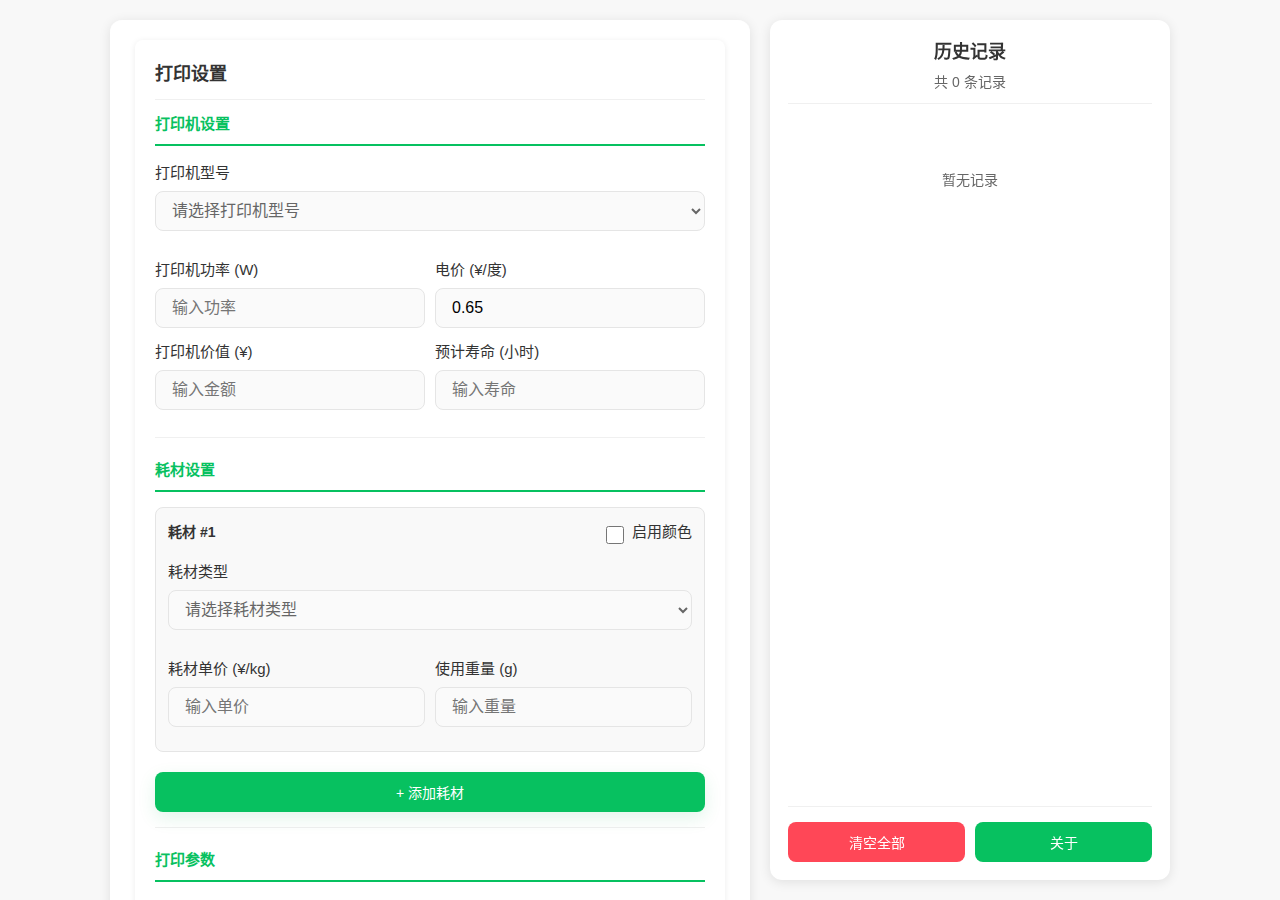
<file: index.html>
<!DOCTYPE html>
<html lang="zh-CN">
<head>
    <meta charset="UTF-8">
    <meta name="viewport" content="width=device-width, initial-scale=1.0, viewport-fit=cover">
    <title>3D打印计算器</title>
    <link rel="stylesheet" href="css/style.css">
    <link rel="stylesheet" href="css/index.css">
    <link rel="icon" href="images/favicon.ico" type="image/x-icon">
    <link rel="apple-touch-icon" href="images/apple-touch-icon.png">
    <script async src="https://019aabda-1de0-7eae-9460-7fbf4c8caa7a.spst2.com/ustat.js"></script>
</head>
<body>
    <div class="container">
        <div class="desktop-layout">
            <div class="desktop-main">
                <div class="page-container">
                    <div class="main-scroll">
                        <div class="card compact-form">
                            <div class="card-header">
                                <span class="card-title">打印设置</span>
                            </div>
                            <div class="settings-section">
                                <h3 class="section-title">打印机设置</h3>
                                <div class="form-item-row">
                                    <div class="form-item select-container">
                                        <label class="label" for="printerSelect">打印机型号</label>
                                        <select class="select" id="printerSelect" autocomplete="off">
                                            <option value="-1">请选择打印机型号</option>
                                        </select>
                                    </div>
                                    <div class="form-item input-container printer-input-container">
                                        <label class="label" for="customPrinterName">自定义型号</label>
                                        <input type="text" id="customPrinterName" placeholder="输入型号" class="input">
                                    </div>
                                </div>
                                <div class="form-row">
                                    <div class="form-item">
                                        <label class="label" for="printerPower">打印机功率 (W)</label>
                                        <input type="number" id="printerPower" placeholder="输入功率" class="input" inputmode="decimal" pattern="[0-9]*\.?[0-9]*" autocomplete="off">
                                    </div>
                                    <div class="form-item">
                                        <label class="label" for="electricityRate">电价 (¥/度)</label>
                                        <input type="number" id="electricityRate" placeholder="输入电价" class="input" value="0.65" inputmode="decimal" pattern="[0-9]*\.?[0-9]*" autocomplete="off">
                                    </div>
                                </div>
                                <div class="form-row">
                                    <div class="form-item">
                                        <label class="label" for="printerCost">打印机价值 (¥)</label>
                                        <input type="number" id="printerCost" placeholder="输入金额" class="input" inputmode="decimal" pattern="[0-9]*\.?[0-9]*" autocomplete="off">
                                    </div>
                                    <div class="form-item">
                                        <label class="label" for="printerLifespan">预计寿命 (小时)</label>
                                        <input type="number" id="printerLifespan" placeholder="输入寿命" class="input" inputmode="decimal" pattern="[0-9]*\.?[0-9]*" autocomplete="off">
                                    </div>
                                </div>
                            </div>
                            <div class="settings-section">
                                <h3 class="section-title">耗材设置</h3>
                                <div id="filamentItemsContainer"></div>
                                <button class="add-filament-btn" id="addFilamentBtn">+ 添加耗材</button>
                            </div>
                            <div class="settings-section">
                                <h3 class="section-title">打印参数</h3>
                                <div class="form-item">
                                    <label class="label" for="printHours">打印时间(例0:90/1:30)</label>
                                    <div class="time-group">
                                        <div class="time-item">
                                            <input type="number" id="printHours" placeholder="0" class="time-input" inputmode="decimal" pattern="[0-9]*\.?[0-9]*" autocomplete="off">
                                            <span class="time-label">小时</span>
                                        </div>
                                        <span class="time-separator">:</span>
                                        <div class="time-item">
                                            <input type="number" id="printMinutes" placeholder="0" class="time-input" inputmode="decimal" pattern="[0-9]*\.?[0-9]*" autocomplete="off">
                                            <span class="time-label">分钟(可超60)</span>
                                        </div>
                                    </div>
                                </div>
                            </div>
                        </div>
                    </div>
                    <div class="result-section">
                        <div class="result-card">
                            <div class="result-header">
                                <span class="result-title">成本分析</span>
                                <span class="result-subtitle">总计 <span id="totalHours">0.00</span> 小时</span>
                            </div>
                            <div class="cost-list">
                                <div class="cost-item">
                                    <span class="cost-name">材料成本</span>
                                    <span class="cost-value">¥<span id="materialCost">0.00</span></span>
                                </div>
                                <div class="cost-item">
                                    <span class="cost-name">电力成本</span>
                                    <span class="cost-value">¥<span id="electricityCost">0.00</span></span>
                                </div>
                                <div class="cost-item">
                                    <span class="cost-name">设备折旧</span>
                                    <span class="cost-value">¥<span id="depreciationCost">0.00</span></span>
                                </div>
                            </div>
                            <div class="total-cost">
                                <span class="total-label">打印总成本</span>
                                <span class="total-value">¥<span id="totalCost">0.00</span></span>
                            </div>
                        </div>
                        <div class="action-buttons">
                            <button class="btn reset" id="resetBtn">重新计算</button>
                            <button class="btn save" id="saveBtn">保存记录</button>
                        </div>
                    </div>
                </div>
            </div>
            <div class="desktop-sidebar">
                <div class="history-sidebar">
                    <div class="sidebar-header">
                        <span class="sidebar-title">历史记录</span>
                        <span class="sidebar-subtitle">共 <span id="desktopRecordCount">0</span> 条记录</span>
                    </div>
                    <div class="history-list" id="desktopHistoryList">
                    </div>
                    <div class="sidebar-actions">
                        <button class="btn clear" id="desktopClearBtn">清空全部</button>
                        <button class="btn about" id="desktopAboutBtn">关于</button>
                    </div>
                </div>
            </div>
        </div>
        <div class="tab-bar">
            <a href="index.html" class="tab-item active">
                <span class="tab-icon calc-icon"></span>
                <span class="tab-text">计算器</span>
            </a>
            <a href="history.html" class="tab-item">
                <span class="tab-icon history-icon"></span>
                <span class="tab-text">历史记录</span>
            </a>
        </div>
    </div>
    <div class="modal" id="remarkModal">
        <div class="modal-content">
            <div class="modal-header">
                <span class="modal-title">添加备注</span>
            </div>
            <div class="modal-body">
                <label class="visually-hidden" for="remarkInput">打印项目备注</label>
                <input class="remark-input" id="remarkInput" placeholder="请输入打印项目备注（可为空）" maxlength="50">
                <span class="input-tip">最多50个字符</span>
            </div>
            <div class="modal-footer">
                <button class="modal-btn cancel" id="cancelSaveBtn">取消</button>
                <button class="modal-btn confirm" id="confirmSaveBtn">保存</button>
            </div>
        </div>
    </div>
    <script src="js/config.js"></script>
    <script src="js/calculator.js"></script>
    <script src="js/share.js"></script>
    <script src="js/index.js"></script>
    <script>
        // 防止移动端输入框聚焦时页面缩放（改进版）
        document.addEventListener('DOMContentLoaded', function() {
            // 保存当前滚动位置
            let scrollPosition = 0;
            // 监听输入框聚焦事件
            var inputs = document.querySelectorAll('input, textarea, select');
            inputs.forEach(function(input) {
                // 聚焦时保存当前位置
                input.addEventListener('focus', function() {
                    scrollPosition = window.scrollY;
                    console.log('聚焦，保存位置:', scrollPosition);
                });
                // 失去焦点时恢复位置
                input.addEventListener('blur', function() {
                    // 延迟执行，确保虚拟键盘完全收起
                    setTimeout(function() {
                        console.log('失去焦点，恢复位置:', scrollPosition);
                        // 恢复到原来的滚动位置，而不是强制到顶部
                        window.scrollTo(0, scrollPosition);
                        // 强制触发resize事件，让浏览器重新计算布局
                        window.dispatchEvent(new Event('resize'));
                    }, 100);
                });
            });
            // 防止双击缩放
            document.addEventListener('dblclick', function(e) {
                e.preventDefault();
            }, { passive: false });
            // 防止手势缩放
            document.addEventListener('gesturestart', function(e) {
                e.preventDefault();
            });
            document.addEventListener('gesturechange', function(e) {
                e.preventDefault();
            });
            document.addEventListener('gestureend', function(e) {
                e.preventDefault();
            });
        });
        // 全局变量，用于在HTML中调用
        let indexPage;
    </script>
</body>

</html>
</file>
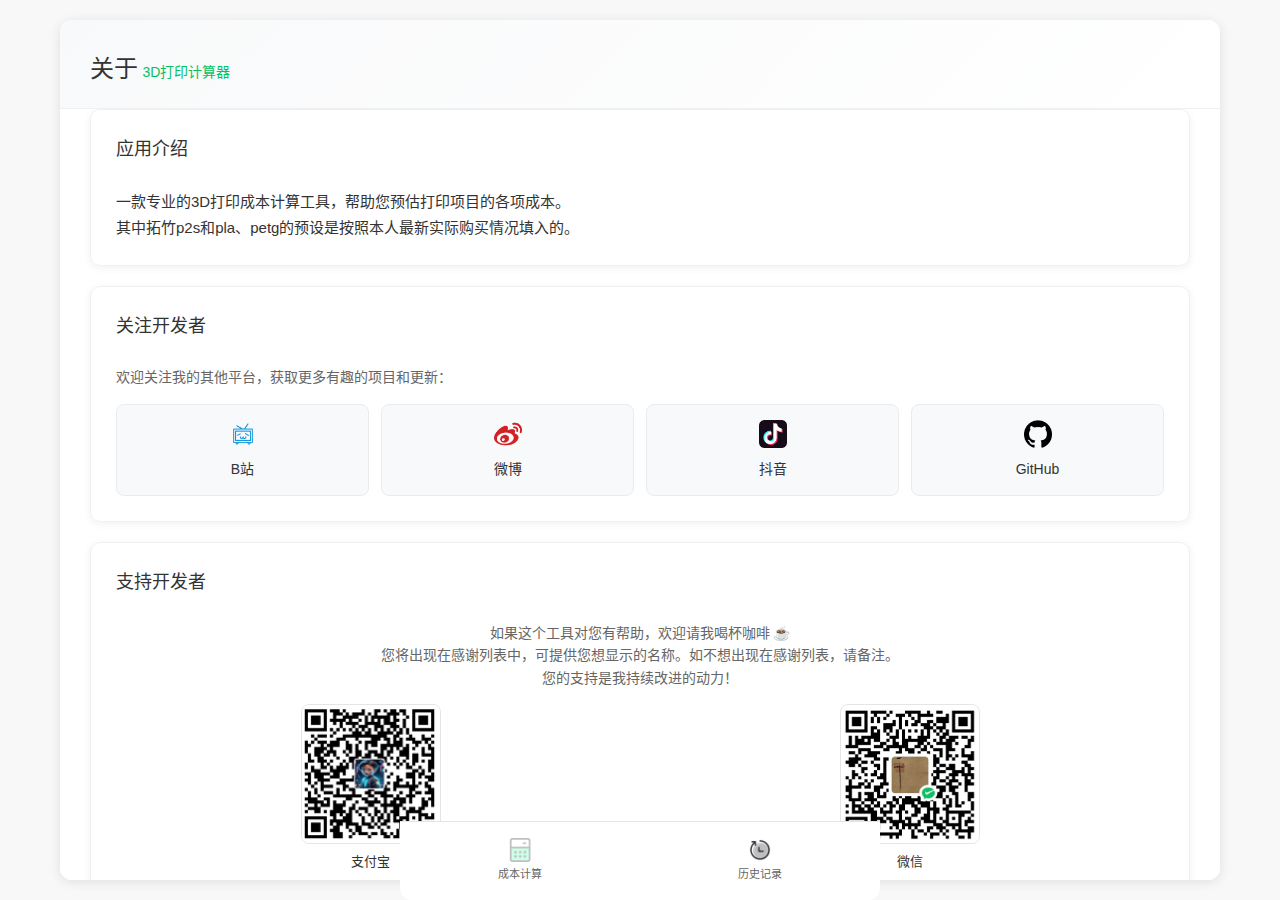
<file: about.html>
<!DOCTYPE html>
<html lang="zh-CN">
<head>
    <meta charset="UTF-8">
    <meta name="viewport" content="width=device-width, initial-scale=1.0">
    <title>关于 - 3D打印计算器</title>
    <link rel="stylesheet" href="css/style.css">
    <link rel="stylesheet" href="css/about.css">
    <link rel="icon" href="images/favicon.ico" type="image/x-icon">
    <link rel="apple-touch-icon" href="images/apple-touch-icon.png">
</head>
<body>
    <div class="container">
        <div class="desktop-layout">
            <div class="desktop-main">
                <div class="page-container">
                    <div class="header">
                        <span class="title">关于</span>
                        <span class="subtitle">3D打印计算器</span>
                    </div>
                    <!-- 关于内容 -->
                    <div class="about-content">
                        <!-- 应用介绍 -->
                        <div class="section-card">
                            <div class="section-title">应用介绍</div>
                            <div class="section-content">
                                <span class="content-text">一款专业的3D打印成本计算工具，帮助您预估打印项目的各项成本。<br>其中拓竹p2s和pla、petg的预设是按照本人最新实际购买情况填入的。</span>
                            </div>
                        </div>
                        <!-- 关注开发者 -->
                        <div class="section-card">
                            <div class="section-title">关注开发者</div>
                            <div class="social-content">
                                <p class="social-text">欢迎关注我的其他平台，获取更多有趣的项目和更新：</p>
                                <div class="social-links">
                                    <a href="https://space.bilibili.com/2313519" target="_blank" class="social-link">
                                        <img src="images/bilibili.png" alt="B站" class="social-icon">
                                        <span class="social-name">B站</span>
                                    </a>
                                    <a href="https://weibo.com/yuanyue1997" target="_blank" class="social-link">
                                        <img src="images/weibo.png" alt="微博" class="social-icon">
                                        <span class="social-name">微博</span>
                                    </a>
                                    <a href="https://www.douyin.com/user/MS4wLjABAAAA84xrPW46XnJ3JwAj6TdzeYT6BKnazLDtSecPaR926ng" target="_blank" class="social-link">
                                        <img src="images/douyin.png" alt="抖音" class="social-icon">
                                        <span class="social-name">抖音</span>
                                    </a>
                                    <a href="https://github.com/iyuanyue" target="_blank" class="social-link">
                                        <img src="images/github.png" alt="GitHub" class="social-icon">
                                        <span class="social-name">GitHub</span>
                                    </a>
                                </div>
                            </div>
                        </div>
                        <!-- 支持开发者 -->
                        <div class="section-card">
                            <div class="section-title">支持开发者</div>
                            <div class="donation-content">
                                <p class="donation-text">如果这个工具对您有帮助，欢迎请我喝杯咖啡 ☕ <br>您将出现在感谢列表中，可提供您想显示的名称。如不想出现在感谢列表，请备注。<br>您的支持是我持续改进的动力！</p>
                                <div class="qrcode-container">
                                    <div class="qrcode-item">
                                        <img src="images/alipay-qr.jpeg" alt="支付宝捐赠" class="qrcode-image">
                                        <span class="qrcode-label">支付宝</span>
                                    </div>
                                    <div class="qrcode-item">
                                        <img src="images/wechat-qr.jpeg" alt="微信捐赠" class="qrcode-image">
                                        <span class="qrcode-label">微信</span>
                                    </div>
                                </div>
                                <p class="donation-tip">感谢您的每一份支持！ ❤️</p>
                            </div>
                        </div>
                        <!-- 主要功能 -->
                        <div class="section-card">
                            <div class="section-title">主要功能</div>
                            <div class="feature-list">
                                <div class="feature-item">
                                    <span class="feature-icon">💰</span>
                                    <div class="feature-content">
                                        <span class="feature-title">预估成本计算</span>
                                        <span class="feature-desc">材料成本、电力成本、设备折旧精确计算</span>
                                    </div>
                                </div>
                                <div class="feature-item">
                                    <span class="feature-icon">📊</span>
                                    <div class="feature-content">
                                        <span class="feature-title">历史记录</span>
                                        <span class="feature-desc">保存和管理所有计算记录</span>
                                    </div>
                                </div>
                                <div class="feature-item">
                                    <span class="feature-icon">⚡</span>
                                    <div class="feature-content">
                                        <span class="feature-title">实时计算</span>
                                        <span class="feature-desc">输入参数即时显示计算结果</span>
                                    </div>
                                </div>
                                <div class="feature-item">
                                    <span class="feature-icon">🎯</span>
                                    <div class="feature-content">
                                        <span class="feature-title">智能匹配</span>
                                        <span class="feature-desc">打印机型号、耗材类型自动匹配参数</span>
                                    </div>
                                </div>
                            </div>
                        </div>
                        <!-- 更新日志 -->
                        <div class="section-card">
                            <div class="section-title">更新日志</div>
                            <div class="changelog-list">
                                <!-- 1.1.2 -->
                                <div class="version-item">
                                    <div class="version-header">
                                        <span class="version-number">v1.2.4</span>
                                        <span class="version-date">2025-11-22</span>
                                    </div>
                                    <div class="version-changes">
                                        <span class="change-item">🎯 架构重构</span>
                                        <span class="change-item">✅ 电脑端优化</span>
                                        <span class="change-item">✅ 手机端优化</span>
                                        <span class="change-item">✅ 增加了开发者的社媒和捐赠入口</span>
                                        <span class="change-item">✅ 增加了感谢列表</span>
                                        <span class="change-item">✅ 现在可以记住上次的使用参数了</span>
                                        <span class="change-item">✅ 可自定义打印机及耗材型号</span>
                                        <span class="change-item">✅ 增加了颜色选项</span>
                                        <span class="change-item">✅ 修改非关键弹窗样式为自动隐藏</span>
                                        <span class="change-item">✅ 修复了一些问题</span>
                                        <span class="change-item">✅ 进行了一些技术改进</span>
                                    </div>
                                </div>
                                <!-- 1.0.0 -->
                                <div class="version-item">
                                    <div class="version-header">
                                        <span class="version-number">v1.0.0</span>
                                        <span class="version-date">2025-11-17</span>
                                    </div>
                                    <div class="version-changes">
                                        <span class="change-item">🎉 首次发布</span>
                                        <span class="change-item">✅ 基础成本计算功能</span>
                                        <span class="change-item">✅ 打印机型号预设</span>
                                        <span class="change-item">✅ 耗材类型预设</span>
                                        <span class="change-item">✅ 历史记录</span>
                                    </div>
                                </div>
                            </div>
                        </div>
                        <!-- 技术支持 -->
                        <div class="section-card">
                            <div class="section-title">技术支持</div>
                            <div class="support-content">
                                <span class="support-text">如果您在使用过程中遇到任何问题或有改进建议，请联系我们：<br>如果有需要添加的机型，也可以发送给我。最好带有参数，如<br>机器名称、价格、功率、预期寿命、耗材名称、价格。</span>
                                <div class="contact-item email-item" id="emailItem">
                                    <span class="contact-label">邮箱：</span>
                                    <div class="email-container">
                                        <span class="contact-value" id="emailValue">i@iyuanyue.com</span>
                                        <span class="copy-hint" id="copyHint">点击复制</span>
                                    </div>
                                </div>
                                <div class="contact-item">
                                    <span class="contact-label">版本：</span>
                                    <span class="contact-value">v1.2.1</span>
                                </div>
                            </div>
                        </div>
                        <!-- 感谢支持 -->
                        <div class="section-card">
                            <div class="section-title">感谢支持 💝</div>
                            <div class="thanks-content">
                                <p class="thanks-text">特别感谢以下用户的支持和鼓励：</p>
                                <div class="thanks-table">
                                    <div class="table-header">
                                        <div class="table-cell">支持者</div>
                                        <div class="table-cell">支持方式</div>
                                        <div class="table-cell">感谢语</div>
                                    </div>
                                    <div class="table-row">
                                        <div class="table-cell">
                                            <span class="user-name">❤️女朋友</span>
                                        </div>
                                        <div class="table-cell">
                                            <span class="support-type donation">拓竹p2sc一台</span>
                                        </div>
                                        <div class="table-cell">
                                            <span class="thank-message">感谢小孙的支持，才有了这个计算器的诞生。</span>
                                        </div>
                                    </div>
                                    <div class="table-row">
                                        <div class="table-cell">
                                            <span class="user-name">刘先生</span>
                                        </div>
                                        <div class="table-cell">
                                            <span class="support-type donation">P2S HULA脚垫</span>
                                        </div>
                                        <div class="table-cell">
                                            <span class="thank-message">感谢老哥的支持和鼓励。</span>
                                        </div>
                                    </div>
                                </div>
                                <p class="thanks-tip">您的支持是我持续改进的动力！</p>
                            </div>
                        </div>
                    </div>
                </div>
            </div>
        </div>
</div>
        <div class="tab-bar">
            <a href="index.html" class="tab-item">
                <span class="tab-icon calc-icon"></span>
                <span class="tab-text">成本计算</span>
            </a>
            <a href="history.html" class="tab-item">
                <span class="tab-icon history-icon"></span>
                <span class="tab-text">历史记录</span>
            </a>
        </div>
    </div>
    <script src="js/about.js"></script>
</body>
</html>
</file>
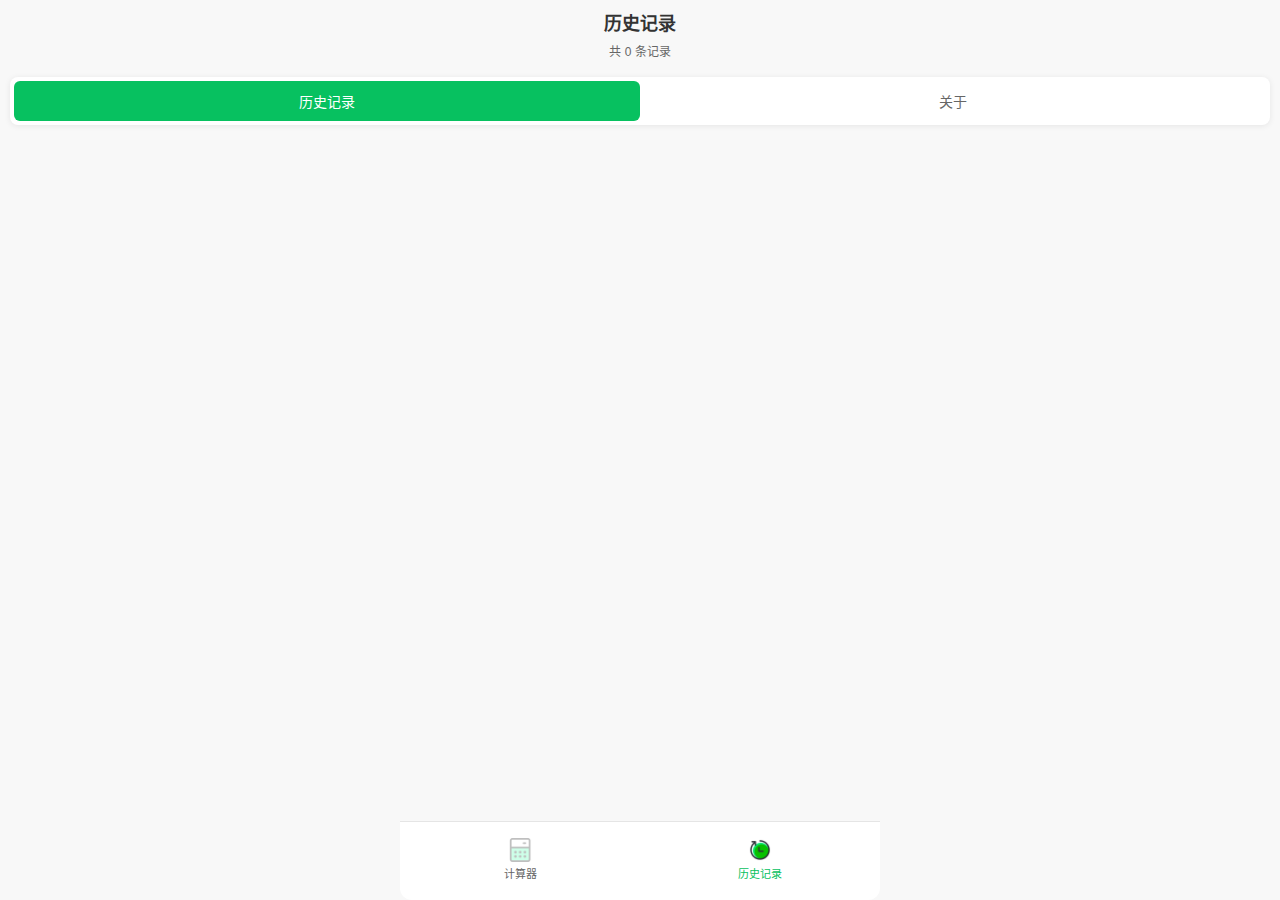
<file: history.html>
<!DOCTYPE html>
<html lang="zh-CN">
<head>
    <meta charset="UTF-8">
    <meta name="viewport" content="width=device-width, initial-scale=1.0">
    <title>历史记录 - 3D打印计算器</title>
    <link rel="stylesheet" href="css/style.css">
    <link rel="stylesheet" href="css/history.css">
    <link rel="icon" href="images/favicon.ico" type="image/x-icon">
    <link rel="apple-touch-icon" href="images/apple-touch-icon.png">
    <script async src="https://019aabda-1de0-7eae-9460-7fbf4c8caa7a.spst2.com/ustat.js"></script>
    <meta name="description" content="管理和查看3D打印成本计算历史记录，可单独删除或清空全部记录，方便进行项目成本对比与追溯。">
</head>
<body>
    <div class="container">
        <div class="page-container">
            <div class="header">
                <span class="title">历史记录</span>
                <span class="subtitle">共 <span id="recordCount">0</span> 条记录</span>
            </div>
            <div class="tab-nav">
                <button class="tab-nav-btn active" data-tab="history">历史记录</button>
                <button class="tab-nav-btn" id="aboutTabBtn">关于</button>
            </div>
            <div class="history-list" id="historyList">
                <div class="empty-state hidden" id="emptyState">
                    <span class="empty-icon">📝</span>
                    <span class="empty-text">暂无历史记录</span>
                    <span class="empty-tip">在计算页面保存记录后，会显示在这里</span>
                </div>
            </div>
            <div class="bottom-actions hidden" id="bottomActions">
                <button class="btn clear" id="clearAllBtn">清空全部</button>
            </div>
        </div>
        <div class="tab-bar">
            <a href="index.html" class="tab-item">
                <span class="tab-icon calc-icon"></span>
                <span class="tab-text">计算器</span>
            </a>
            <a href="history.html" class="tab-item active">
                <span class="tab-icon history-icon"></span>
                <span class="tab-text">历史记录</span>
            </a>
        </div>
    </div>
    <div class="modal confirm-modal" id="confirmModal">
        <div class="modal-content">
            <div class="modal-header">
                <span class="modal-title">确认删除</span>
            </div>
            <div class="modal-body">
                <div class="confirm-text" id="confirmText">确定要删除这条记录吗？</div>
            </div>
            <div class="modal-footer">
                <button class="modal-btn cancel" id="cancelDeleteBtn">取消</button>
                <button class="modal-btn confirm" id="confirmDeleteBtn">确定</button>
            </div>
        </div>
    </div>
    <script src="js/config.js"></script>
    <script src="js/share.js"></script>
    <script src="js/history.js"></script>
</body>

</html>
</file>
<file: css/style.css>
/* 全局样式重置 */
* {
    margin: 0;
    padding: 0;
    box-sizing: border-box;
}
body {
    font-family: -apple-system, BlinkMacSystemFont, 'Helvetica Neue', Helvetica, 'Segoe UI', Arial, Roboto, 'PingFang SC', 'Hiragino Sans GB', 'Microsoft Yahei', sans-serif;
    background-color: #f8f8f8;
    color: #333;
    line-height: 1.6;
    overflow-x: hidden;
}
/* 手机端容器 */
.container {
    max-width: 480px;
    margin: 0 auto;
    background: white;
    min-height: 100vh;
    position: relative;
    box-shadow: 0 0 20px rgba(0, 0, 0, 0.1);
}
/* 电脑端两栏布局 - 优化版 */
@media (min-width: 768px) {
    .container {
        max-width: none;
        margin: 0;
        background: #f8f8f8;
        box-shadow: none;
        min-height: 100vh;
        overflow: hidden;
    }
    .desktop-layout {
        display: flex;
        max-width: 1200px;
        margin: 0 auto;
        gap: 20px;
        align-items: stretch;
        padding: 20px;
        height: 100vh;
        max-height: 100vh;
    }
    .desktop-main {
        flex: 1;
        min-width: 0;
        background: white;
        border-radius: 12px;
        box-shadow: 0 2px 12px rgba(0, 0, 0, 0.1);
        overflow: hidden;
        display: flex;
        flex-direction: column;
    }
    .desktop-sidebar {
        width: 380px;
        flex-shrink: 0;
        background: white;
        border-radius: 12px;
        box-shadow: 0 2px 12px rgba(0, 0, 0, 0.1);
        overflow: hidden;
        display: flex;
        flex-direction: column;
    }
    .desktop-sidebar .history-list {
        flex: 1;
        overflow-y: auto;
        padding: 0 15px;
        max-height: none;
    }
    /* 电脑端隐藏底部导航 */
    .desktop-layout ~ .tab-bar {
        display: none;
    }
    /* 电脑端页面容器调整 */
    .page-container {
        min-height: auto;
        padding-bottom: 0;
        flex: 1;
        display: flex;
        flex-direction: column;
    }
}
/* 手机端保持原样 */
@media (max-width: 767px) {
    .desktop-layout {
        display: block;
    }
    .desktop-sidebar {
        display: none;
    }
}
/* 底部导航栏 */
.tab-bar {
    position: fixed;
    bottom: 0;
    left: 0;
    right: 0;
    background: #ffffff;
    border-top: 1px solid #e5e5e5;
    display: flex;
    padding: 8px 0;
    max-width: 480px;
    margin: 0 auto;
    z-index: 1000;
}
.tab-item {
    flex: 1;
    text-align: center;
    padding: 8px 0;
    text-decoration: none;
    color: #666666;
    font-size: 12px;
    transition: all 0.3s ease;
}
.tab-item.active {
    color: #07C160;
}
.tab-icon {
    font-size: 20px;
    margin-bottom: 4px;
    display: block;
}
.tab-text {
    font-size: 11px;
}
/* 通用按钮样式 */
.btn {
    border: none;
    border-radius: 8px;
    font-size: 14px;
    font-weight: 500;
    cursor: pointer;
    transition: all 0.3s ease;
    text-align: center;
    display: inline-block;
}
.btn:active {
    transform: scale(0.98);
}
.btn-primary {
    background-color: #07C160;
    color: white;
}
/* 默认按钮样式使用主题色，敏感操作请使用特定类覆盖（如 .btn-danger/.btn.clear/.btn-small.delete） */
.btn {
    background-color: #07C160;
    color: white;
}
/* 添加耗材按钮样式，移动端为全宽，桌面端为显眼的绿色按钮 */
.add-filament-btn {
    display: inline-block;
    width: 100%;
    padding: 10px 14px;
    border-radius: 10px;
    background: #07C160;
    color: #ffffff;
    font-weight: 600;
    margin-top: 8px;
    border: none;
    box-shadow: 0 4px 10px rgba(7,193,96,0.12);
    cursor: pointer;
}
.add-filament-btn:hover { background: #06AD56; }
/* 操作按钮间距 */
.action-buttons { display: flex; gap: 10px; }
.action-buttons .btn { flex: 1; }
.btn-primary:active {
    background-color: #06AD56;
}
.btn-secondary {
    background: #f0f0f0;
    color: #666;
}
.btn-danger {
    background: #ff4757;
    color: white;
}
/* 输入框样式 */
.input {
    width: 100%;
    height: 40px;
    border: 1px solid #e5e5e5;
    border-radius: 8px;
    padding: 0 16px;
    font-size: 14px;
    background: #fafafa;
    transition: all 0.3s ease;
}
.input:focus {
    border-color: #07C160;
    background: white;
    outline: none;
}
    /* 历史记录颜色预览小方块 */
    .color-swatch {
        display: inline-block;
        width: 12px;
        height: 12px;
        border-radius: 2px;
        margin-right: 6px;
        vertical-align: middle;
        border: 1px solid rgba(0,0,0,0.12);
        box-sizing: border-box;
    }
/* 美化侧边栏滚动条 */
.desktop-sidebar .history-list::-webkit-scrollbar {
    width: 8px;
}
.desktop-sidebar .history-list::-webkit-scrollbar-track { background: #f1f1f1; border-radius: 4px; }
.desktop-sidebar .history-list::-webkit-scrollbar-thumb { background: #cfcfcf; border-radius: 4px; }
.desktop-sidebar .history-list::-webkit-scrollbar-thumb:hover { background: #bdbdbd; }
/* 选择框样式 */
.select {
    width: 100%;
    height: 40px;
    border: 1px solid #e5e5e5;
    border-radius: 8px;
    padding: 0 16px;
    font-size: 14px;
    background: #fafafa;
    color: #666;
}
.select:focus {
    border-color: #07C160;
    background: white;
    outline: none;
}
/* 卡片样式 */
.card {
    background: white;
    border-radius: 8px;
    padding: 15px;
    margin-bottom: 10px;
    box-shadow: 0 1px 6px rgba(0, 0, 0, 0.08);
}
.card-header {
    margin-bottom: 15px;
    padding-bottom: 10px;
    border-bottom: 1px solid #f0f0f0;
}
.card-title {
    font-size: 16px;
    font-weight: 600;
    color: #333;
}
/* 弹窗样式 */
.modal {
    position: fixed;
    top: 0;
    left: 0;
    width: 100%;
    height: 100%;
    background: rgba(0, 0, 0, 0.5);
    display: none;
    align-items: center;
    justify-content: center;
    z-index: 2000;
}
.modal.show {
    display: flex;
}
.modal-content {
    background: white;
    border-radius: 8px;
    width: 80%;
    max-width: 300px;
    animation: modalSlideIn 0.3s ease;
}
@keyframes modalSlideIn {
    from {
        opacity: 0;
        transform: translateY(-50px);
    }
    to {
        opacity: 1;
        transform: translateY(0);
    }
}
.modal-header {
    padding: 15px;
    border-bottom: 1px solid #f0f0f0;
    text-align: center;
}
.modal-title {
    font-size: 16px;
    font-weight: 600;
    color: #333;
}
.modal-body {
    padding: 15px;
}
.modal-footer {
    display: flex;
    border-top: 1px solid #f0f0f0;
}
.modal-btn {
    flex: 1;
    height: 40px;
    border: none;
    border-radius: 0;
    font-size: 14px;
    cursor: pointer;
}
.modal-btn.cancel {
    background: #f8f8f8;
    color: #666;
    border-bottom-left-radius: 8px;
}
.modal-btn.confirm {
    background: #07C160;
    color: white;
    border-bottom-right-radius: 8px;
}
/* 响应式设计 */
@media (min-width: 768px) {
    .tab-bar {
        border-radius: 0 0 12px 12px;
    }
}
/* 工具类 */
.text-center {
    text-align: center;
}
.hidden {
    display: none !important;
}
/* 可访问性：用于视觉隐藏但对屏幕阅读器可见的标签 */
.visually-hidden {
    position: absolute !important;
    height: 1px; width: 1px;
    overflow: hidden;
    clip: rect(1px, 1px, 1px, 1px);
    white-space: nowrap; /* 避 wrapping */
}
.flex {
    display: flex;
}
.flex-1 {
    flex: 1;
}
.gap-10 {
    gap: 10px;
}
/* ==================== */
/* 图标样式 - 全局共用 */
/* ==================== */
/* 底部导航图标样式 */
.tab-icon {
    width: 24px;
    height: 24px;
    margin-bottom: 4px;
    display: block;
    background-size: contain;
    background-repeat: no-repeat;
    background-position: center;
}
.tab-icon.calc-icon {
    background-image: url('../images/calc.png');
}
.tab-item.active .tab-icon.calc-icon {
    background-image: url('../images/calc-active.png');
}
.tab-icon.history-icon {
    background-image: url('../images/history.png');
}
.tab-item.active .tab-icon.history-icon {
    background-image: url('../images/history-active.png');
}
/* 确保图标显示正常 */
.tab-item {
    display: flex;
    flex-direction: column;
    align-items: center;
    justify-content: center;
}
</file>
<file: css/index.css>
/* 首页特定样式 */
.page-container {
    min-height: 100vh;
    display: flex;
    flex-direction: column;
    padding-bottom: 60px; /* 为底部导航留空间 */
}
/* 电脑端调整 - 优化版 */
@media (min-width: 768px) {
    .page-container {
        min-height: auto;
        padding-bottom: 0;
        height: auto;
        display: flex;
        flex-direction: column;
    }
    /* 电脑端主区域滚动 */
    .desktop-main {
        flex: 1;
        overflow-y: auto;
        height: 100vh;
    }
    .desktop-main::-webkit-scrollbar {
        width: 8px;
    }
    .desktop-main::-webkit-scrollbar-track {
        background: #f1f1f1;
        border-radius: 4px;
    }
    .desktop-main::-webkit-scrollbar-thumb {
        background: #c1c1c1;
        border-radius: 4px;
    }
    .desktop-main::-webkit-scrollbar-thumb:hover {
        background: #a8a8a8;
    }
}
/* 主要内容滚动区域 */
.main-scroll {
    flex: 1;
    padding: 10px;
    overflow-y: auto;
}
/* 电脑端调整 - 允许滚动 */
@media (min-width: 768px) {
    .main-scroll {
        padding: 20px;
        flex: 1;
        overflow-y: visible;
        max-height: none;
        height: auto;
    }
}
/* 卡片样式 */
.card {
    background: white;
    border-radius: 8px;
    padding: 15px;
    margin-bottom: 10px;
    box-shadow: 0 1px 6px rgba(0, 0, 0, 0.08);
}
/* 耗材项视觉调整 */
.filament-item {
    padding: 12px;
    border: 1px solid #f2f2f2;
    border-radius: 10px;
    margin-bottom: 12px;
    background: #ffffff;
}
.filament-item-header {
    display: flex;
    justify-content: space-between;
    align-items: center;
    margin-bottom: 10px;
    flex-wrap: wrap;
    gap: 8px;
}
.filament-item-title {
    font-weight: 600;
    color: #333;
}
/* 强制表单行内控件垂直居中，减少标题与控件造成的视觉高度差 */
.form-row,
.form-item-row,
.filament-controls {
    align-items: center; /* 覆盖之前的 flex 配置，确保控件垂直居中 */
}
/* 收紧标题底部间距，避免把控件向下拉得更低（减少视觉错觉） */
.filament-item-title {
    margin-bottom: 6px;
}
/* 电脑端调整 - 统一间距 */
@media (min-width: 768px) {
    .card {
        padding: 18px;
        margin-bottom: 15px;
    }
}
.card-header {
    margin-bottom: 15px;
    padding-bottom: 10px;
    border-bottom: 1px solid #f0f0f0;
}
/* 耗材颜色控件样式 */
.filament-color-enable {
    width: 18px;
    height: 18px;
    display: inline-block;
    vertical-align: middle;
    accent-color: #07C160;
    cursor: pointer;
}
.color-wrapper {
    transition: opacity 0.18s ease, transform 0.18s ease;
    display: flex;
    align-items: center;
}
.color-wrapper[style*="display:none"] {
    opacity: 0;
    transform: translateY(-4px);
}
.color-wrapper input.color-input {
    width: 40px;
    height: 40px;
    padding: 0;
    border-radius: 8px;
    border: 1px solid #e5e5e5;
    box-sizing: border-box;
    vertical-align: middle;
}
/* 色块在页面中稍大以便识别 */
.color-swatch {
    display: inline-block;
    width: 14px;
    height: 14px;
    border-radius: 3px;
    margin-right: 8px;
    vertical-align: middle;
    border: 1px solid rgba(0,0,0,0.12);
    box-sizing: border-box;
}
/* 容器类，用于将控件横向排列 */
.filament-controls {
    display: flex;
    align-items: center;
    gap: 8px;
}
/* 用于重置 label 默认外边距 */
.label-no-margin {
    margin: 0;
}
/* 隐藏 color-wrapper 的替代类（替换内联 display:none） */
.color-wrapper.hidden {
    display: none;
    opacity: 0;
    transform: translateY(-4px);
}
/* 小范围加粗样式（替代内联 font-weight） */
.fw-500 { font-weight: 500; }
.filament-item .form-row .form-item label { /* 让复选与文字同行对齐 */
    display: flex;
    align-items: center;
    gap: 8px;
}
.card-title {
    font-size: 16px;
    font-weight: 600;
    color: #333;
}
/* 电脑端调整 */
@media (min-width: 768px) {
    .card-title {
        font-size: 18px;
    }
}
/* 设置区域标题 */
.settings-section {
    margin-bottom: 20px;
    padding-bottom: 15px;
    border-bottom: 1px solid #f0f0f0;
}
.settings-section:last-child {
    border-bottom: none;
    margin-bottom: 0;
}
.section-title {
    font-size: 15px;
    font-weight: 600;
    color: #07C160;
    margin-bottom: 15px;
    padding-bottom: 8px;
    border-bottom: 2px solid #07C160;
}
/* 表单样式 */
.form-item {
    margin-bottom: 15px;
}
.form-row {
    display: flex;
    gap: 10px;
    align-items: flex-end; /* 确保表单项底部对齐 */
}
.form-item {
    flex: 1;
    display: flex;
    flex-direction: column;
}
.label {
    display: block;
    font-size: 14px;
    font-weight: 500;
    color: #333;
    margin-bottom: 8px;
}
/* 电脑端调整 */
@media (min-width: 768px) {
    .label {
        font-size: 15px;
        margin-bottom: 6px;
    }
}
/* 输入框样式 */
.input {
    width: 100%;
    height: 40px;
    border: 1px solid #e5e5e5;
    border-radius: 8px;
    padding: 0 16px;
    font-size: 14px;
    background: #fafafa;
    transition: all 0.3s ease;
    box-sizing: border-box; /* 确保padding和border包含在高度内 */
}
.input:focus {
    border-color: #07C160;
    background: white;
    outline: none;
}
/* 选择框样式 */
.select {
    width: 100%;
    height: 40px;
    border: 1px solid #e5e5e5;
    border-radius: 8px;
    padding: 0 16px;
    font-size: 14px;
    background: #fafafa;
    color: #666;
    box-sizing: border-box; /* 确保padding和border包含在高度内 */
}
.select:focus {
    border-color: #07C160;
    background: white;
    outline: none;
}
/* 时间输入样式 */
.time-group {
    display: flex;
    align-items: center;
    gap: 8px;
}
.time-item {
    flex: 1;
    display: flex;
    flex-direction: column;
    align-items: center;
}
.time-input {
    width: 100%;
    height: 40px;
    border: 1px solid #e5e5e5;
    border-radius: 8px;
    text-align: center;
    font-size: 16px;
    font-weight: 500;
    background: #fafafa;
    box-sizing: border-box; /* 确保padding和border包含在高度内 */
}
.time-input:focus {
    border-color: #07C160;
    background: white;
    outline: none;
}
.time-label {
    font-size: 12px;
    color: #666;
    margin-top: 4px;
}
.time-separator {
    font-size: 16px;
    font-weight: bold;
    color: #333;
    margin-top: 10px;
}
/* 成本分析区域 */
.result-section {
    background: white;
    border-top: 1px solid #e5e5e5;
    padding: 15px;
    flex-shrink: 0;
}
/* 电脑端调整 - 优化版 */
@media (min-width: 768px) {
    .result-section {
        padding: 20px;
        border-top: 1px solid #e5e5e5;
        flex-shrink: 0;
    }
    /* 固定结果面板以便在侧边栏滚动时仍可见 */
    .result-section {
        position: sticky;
        top: 20px;
    }
}
.result-card {
    background: linear-gradient(135deg, #07C160 0%, #06AD56 100%);
    border-radius: 8px;
    padding: 15px;
    margin-bottom: 10px;
    color: white;
}
/* 电脑端调整 */
@media (min-width: 768px) {
    .result-card {
        padding: 18px;
        margin-bottom: 15px;
    }
}
.result-header {
    display: flex;
    justify-content: space-between;
    align-items: center;
    margin-bottom: 15px;
}
.result-title {
    font-size: 16px;
    font-weight: 600;
}
.result-subtitle {
    font-size: 12px;
    opacity: 0.9;
}
/* 电脑端调整 */
@media (min-width: 768px) {
    .result-title {
        font-size: 18px;
    }
    .result-subtitle {
        font-size: 14px;
    }
}
/* 成本列表 */
.cost-list {
    margin-bottom: 15px;
}
.cost-item {
    display: flex;
    justify-content: space-between;
    align-items: center;
    padding: 10px 0;
    border-bottom: 1px solid rgba(255, 255, 255, 0.2);
}
.cost-item:last-child {
    border-bottom: none;
}
.cost-name {
    font-size: 14px;
    font-weight: 500;
}
.cost-value {
    font-size: 14px;
    font-weight: 600;
}
/* 电脑端调整 */
@media (min-width: 768px) {
    .cost-name, .cost-value {
        font-size: 15px;
    }
}
/* 总成本 */
.total-cost {
    text-align: center;
    padding-top: 10px;
    border-top: 2px solid rgba(255, 255, 255, 0.3);
}
.total-label {
    display: block;
    font-size: 14px;
    opacity: 0.9;
    margin-bottom: 5px;
}
.total-value {
    display: block;
    font-size: 24px;
    font-weight: bold;
}
/* 电脑端调整 */
@media (min-width: 768px) {
    .total-label {
        font-size: 16px;
    }
    .total-value {
        font-size: 28px;
    }
}
/* 操作按钮 */
.action-buttons {
    display: flex;
    gap: 10px;
}
.btn {
    flex: 1;
    height: 40px;
    border: none;
    border-radius: 8px;
    font-size: 14px;
    font-weight: 500;
    cursor: pointer;
    transition: all 0.3s ease;
}
.btn:active {
    transform: scale(0.98);
}
.btn.reset {
    background: #f0f0f0;
    color: #666;
}
.btn.save {
    background: #07C160;
    color: white;
}
.btn.save:active {
    background: #06AD56;
}
/* 电脑端调整 */
@media (min-width: 768px) {
    .btn {
        height: 42px;
        font-size: 15px;
    }
}
/* 备注输入样式 */
.remark-input {
    width: 100%;
    height: 40px;
    border: 1px solid #e5e5e5;
    border-radius: 8px;
    padding: 0 16px;
    font-size: 14px;
    margin-bottom: 8px;
}
.input-tip {
    font-size: 12px;
    color: #999;
}
/* 电脑端侧边栏样式 - 优化版 */
.history-sidebar {
    background: white;
    border-radius: 12px;
    padding: 15px;
    box-shadow: 0 2px 12px rgba(0, 0, 0, 0.1);
    margin-top: 0;
    height: 100%;
    display: flex;
    flex-direction: column;
}
/* 电脑端调整 - 优化版 */
@media (min-width: 768px) {
    .history-sidebar {
        padding: 18px;
    }
}
.sidebar-header {
    text-align: center;
    margin-bottom: 15px;
    padding-bottom: 10px;
    border-bottom: 1px solid #f0f0f0;
}
.sidebar-title {
    display: block;
    font-size: 16px;
    font-weight: 600;
    color: #333;
    margin-bottom: 4px;
}
.sidebar-subtitle {
    display: block;
    font-size: 12px;
    color: #666;
}
/* 电脑端调整 */
@media (min-width: 768px) {
    .sidebar-title {
        font-size: 18px;
    }
    .sidebar-subtitle {
        font-size: 14px;
    }
}
.sidebar-actions {
    margin-top: 15px;
    padding-top: 15px;
    border-top: 1px solid #f0f0f0;
    display: flex;
    gap: 10px;
}
.sidebar-actions .btn {
    flex: 1;
    height: 40px;
    border: none;
    border-radius: 8px;
    font-size: 14px;
    font-weight: 500;
    cursor: pointer;
    transition: all 0.3s ease;
}
.sidebar-actions .btn:active {
    transform: scale(0.98);
}
.sidebar-actions .btn.clear {
    background: #ff4757;
    color: white;
}
.sidebar-actions .btn.about {
    background: #07C160;
    color: white;
}
/* 历史记录项 - 与手机端完全一致 */
.history-item {
    background: white;
    border-radius: 8px;
    padding: 15px;
    margin-bottom: 10px;
    box-shadow: 0 1px 6px rgba(0, 0, 0, 0.08);
}
.history-item .item-header {
    display: flex;
    justify-content: space-between;
    align-items: flex-start;
    margin-bottom: 12px;
}
.history-item .item-title {
    font-size: 16px;
    font-weight: 600;
    color: #333;
    flex: 1;
    margin-right: 10px;
    line-height: 1.4;
}
.history-item .item-cost {
    font-size: 18px;
    font-weight: bold;
    color: #07C160;
    white-space: nowrap;
}
.history-item .item-details {
    display: flex;
    flex-wrap: wrap;
    gap: 8px;
    margin-bottom: 12px;
}
.history-item .detail-text {
    font-size: 12px;
    color: #666;
    background: #f5f5f5;
    padding: 6px 10px;
    border-radius: 10px;
}
.history-item .item-breakdown {
    background: #f9f9f9;
    border-radius: 6px;
    padding: 10px;
    margin-bottom: 12px;
}
.history-item .breakdown-item {
    display: flex;
    justify-content: space-between;
    align-items: center;
    padding: 4px 0;
    font-size: 13px;
}
.history-item .breakdown-item:not(:last-child) {
    border-bottom: 1px solid #e5e5e5;
}
.history-item .item-footer {
    display: flex;
    justify-content: space-between;
    align-items: center;
    padding-top: 10px;
    border-top: 1px solid #f0f0f0;
}
.history-item .item-time {
    font-size: 11px;
    color: #999;
}
.history-item .item-actions {
    display: flex;
    gap: 8px;
}
.history-item .btn-small {
    padding: 6px 12px;
    border: none;
    border-radius: 6px;
    font-size: 12px;
    font-weight: 500;
    cursor: pointer;
    transition: all 0.3s ease;
}
.history-item .btn-small:active {
    transform: scale(0.95);
}
.history-item .btn-small.delete {
    background: #ff4757;
    color: white;
}
.history-item .btn-small.share {
    background: #07C160;
    color: white;
}
/* 空状态样式 */
.empty-state {
    text-align: center;
    padding: 50px 0;
}
.empty-state .empty-icon {
    font-size: 40px;
    display: block;
    margin-bottom: 10px;
}
.empty-state .empty-text {
    display: block;
    font-size: 14px;
    color: #666;
    margin-bottom: 5px;
}
.empty-state .empty-tip {
    display: block;
    font-size: 12px;
    color: #999;
}
/* 响应式调整 */
@media (max-width: 320px) {
    .form-row {
        flex-direction: column;
        gap: 15px;
    }
    .time-group {
        flex-wrap: wrap;
    }
    .time-separator {
        margin-top: 0;
    }
    .history-item .item-header {
        flex-direction: column;
        gap: 8px;
    }
    .history-item .item-cost {
        align-self: flex-end;
    }
    .history-item .item-actions {
        flex-wrap: wrap;
    }
}
/* 滚动条优化 */
@media (min-width: 768px) {
    .history-list::-webkit-scrollbar {
        width: 6px;
    }
    .history-list::-webkit-scrollbar-track {
        background: #f1f1f1;
        border-radius: 3px;
    }
    .history-list::-webkit-scrollbar-thumb {
        background: #c1c1c1;
        border-radius: 3px;
    }
    .history-list::-webkit-scrollbar-thumb:hover {
        background: #a8a8a8;
    }
}
/* 新增：选择器与输入框同行布局 - 优化版 */
.form-item-row {
    display: flex;
    gap: 8px;
    align-items: center;
    margin-bottom: 15px;
}
.form-item-row .form-item {
    flex: 1;
    margin-bottom: 0;
    min-width: 0;
}
/* 颜色容器：在行内显示一个小宽度的 label + color 控件 */
.form-item-row .color-container {
    flex: 0 0 64px;
    min-width: 48px;
    display: flex;
    flex-direction: column;
    align-items: center;
    justify-content: flex-start;
}
.form-item-row .select-container {
    flex: 2;
    min-width: 0;
}
.form-item-row .input-container {
    flex: 3;
    min-width: 0;
    display: none; /* 默认隐藏 */
    opacity: 0;
    transform: translateX(-10px);
    transition: all 0.3s ease;
}
.form-item-row .input-container.visible {
    display: block;
    opacity: 1;
    transform: translateX(0);
}
/* 颜色选择器放在耗材类型与自定义输入后，保持在同一行 */
.form-item-row .color-wrapper {
    flex: 0 0 auto;
    align-self: center;
    margin-left: 6px;
}
/* 紧凑布局优化 */
.compact-form .form-item {
    margin-bottom: 15px;
}
.compact-form .card-header {
    margin-bottom: 15px;
    padding-bottom: 10px;
}
.compact-form .form-row {
    margin-bottom: 0;
}
/* 移动端调整：优化同行布局 */
@media (max-width: 767px) {
    .form-item-row {
        flex-direction: row;
        gap: 8px;
        margin-bottom: 15px;
        flex-wrap: wrap; /* 允许换行，将自定义输入放到下一行 */
    }
    .form-item-row .form-item {
        flex: 1 1 auto;
        min-width: 90px;
    }
    /* 首行：选择框占据大部分，色块紧跟其后。
       为了在更多手机上保持同行，允许选择框更自由地收缩（min-width:0），
       固定色块宽度并禁止其收缩，从而防止色块被换行。 */
    .form-item-row {
        align-items: center;
    }
    .form-item-row .select-container {
        order: 1;
        /* 允许在窄屏时更灵活地收缩以腾出空间给色块 */
        flex: 1 1 120px;
        min-width: 0; /* 关键：允许内容收缩，防止换行 */
    }
    /* 限定色块容器的宽度，保证其不会因可收缩选择框而换行 */
    .form-item-row .color-wrapper {
        order: 2;
        flex: 0 0 48px; /* 足够容纳 40px 的 color-input 和些许间距 */
        flex-shrink: 0; /* 禁止收缩，避免换行 */
        margin-left: 6px;
        align-self: center;
        display: flex;
        justify-content: center;
        align-items: center;
    }
    /* 确保 color-container 在移动端排到选择框之后（order:2） */
    .form-item-row .color-container {
        order: 2;
        flex: 0 0 64px;
        min-width: 48px;
    }
    /* 确保 select 本身可以缩小（特别是在 iOS/Android WebView 中） */
    .form-item-row .select {
        min-width: 0;
        overflow: hidden;
        text-overflow: ellipsis;
        white-space: nowrap;
    }
    /* 自定义输入放到下一行，占满整行；默认隐藏，只有 .visible 时显示 */
    .form-item-row .input-container {
        order: 3;
        flex: 1 1 100%;
        min-width: 100%;
        display: none;
        opacity: 0;
        transform: translateY(0);
        margin-top: 6px;
    }
    .form-item-row .input-container.visible {
        display: block;
        opacity: 1;
    }
    .form-item-row .label {
        margin-bottom: 6px;
        font-size: 13px;
    }
    .compact-form .form-item {
        margin-bottom: 15px;
    }
    /* 在小屏幕上调整为垂直布局 */
    @media (max-width: 320px) {
        .form-item-row {
            flex-direction: column;
            gap: 12px;
        }
        .form-item-row .form-item {
            width: 100%;
            min-width: auto;
        }
        .form-item-row .select-container,
        .form-item-row .input-container {
            flex: none;
            width: 100%;
        }
    }
}
/* 电脑端紧凑布局 */
@media (min-width: 768px) {
    .compact-form .form-item {
        margin-bottom: 12px;
    }
    .compact-form .card-header {
        margin-bottom: 12px;
    }
    .form-item-row {
        gap: 10px;
    }
    .form-item-row .input-container {
        transform: translateX(-10px);
    }
    .form-item-row .input-container.visible {
        transform: translateX(0);
    }
}
/* 大屏幕进一步优化 */
@media (min-width: 1024px) {
    .main-scroll {
        padding: 20px 25px;
    }
    .card {
        padding: 20px;
        margin-bottom: 18px;
    }
}
/* 超大屏幕优化 */
@media (min-width: 1200px) {
    .desktop-layout {
        max-width: 1100px;
    }
    .desktop-main {
        flex: 1.2;
    }
    .desktop-sidebar {
        width: 400px;
    }
}
/* 电脑端隐藏底部导航 */
@media (min-width: 768px) {
    .desktop-layout ~ .tab-bar {
        display: none;
    }
}
/* --- 迁自 index.html 的内联样式（已移动） --- */
/* 防止移动端输入时页面缩放 */
input, textarea, select {
    font-size: 16px !important; /* 关键：确保字体不小于16px */
    transform: scale(1);
}
/* 针对iOS Safari的特殊处理 */
@supports (-webkit-touch-callout: none) {
    input, textarea {
        font-size: 16px !important;
    }
    /* 防止iOS上的缩放 */
    @media screen and (max-width: 768px) {
        input:focus, textarea:focus {
            font-size: 16px !important;
        }
    }
}
/* 确保所有输入元素在移动端显示正常 */
.input, .time-input, .remark-input, .select {
    font-size: 16px;
    max-height: 44px; /* iOS推荐的最小触摸目标尺寸 */
}
/* 颜色选择器样式 */
.color-input {
    -webkit-appearance: none;
    appearance: none;
    width: 40px;
    height: 40px;
    border: 1px solid #e5e5e5;
    border-radius: 8px;
    padding: 0;
    background: #fafafa;
    cursor: pointer;
    box-sizing: border-box;
    display: inline-block;
    vertical-align: middle;
}
.color-input:focus {
    border-color: #07C160;
    background: white;
    outline: none;
}
/* 统一 color input 与 select 的高度与对齐，修复不同浏览器中 color 控件比 select 高的问题 */
.color-input {
    -webkit-appearance: none;
    appearance: none;
    padding: 0; /* 去掉浏览器默认内边距 */
    box-sizing: border-box;
    display: inline-block;
    vertical-align: middle;
    width: 40px; /* 固定为和输入框高度相同的正方形 */
    height: 40px;
}
/* WebKit 特殊样式，去掉默认 swatch 的内边距和边框 */
.color-input::-webkit-color-swatch-wrapper {
    padding: 0;
    border-radius: 6px;
}
.color-input::-webkit-color-swatch {
    border: none;
    border-radius: 6px;
}
/* 确保 select 内容垂直居中，和 color-input 对齐 */
.select {
    line-height: 40px;
    height: 40px; /* 保证高度一致 */
    padding: 0 12px; /* 减少左右内边距，避免水平空间压力 */
    box-sizing: border-box;
    display: inline-block;
    vertical-align: middle;
    overflow: hidden;
    text-overflow: ellipsis;
    white-space: nowrap;
}
/* 耗材项目样式 */
.filament-item {
    background: #f9f9f9;
    border-radius: 8px;
    padding: 12px;
    margin-bottom: 10px;
    border: 1px solid #e5e5e5;
    position: relative;
}
.filament-item-header {
    display: flex;
    justify-content: space-between;
    align-items: center;
    margin-bottom: 10px;
}
.filament-item-title {
    font-size: 14px;
    font-weight: 600;
    color: #333;
}
.remove-filament-btn {
    background: #ff4757;
    color: white;
    border: none;
    border-radius: 6px;
    padding: 4px 8px;
    font-size: 12px;
    cursor: pointer;
}
.remove-filament-btn:active {
    transform: scale(0.95);
}
.add-filament-btn {
    width: 100%;
    height: 40px;
    background: #07C160; /* 主题色 */
    color: white;
    border: none;
    border-radius: 8px;
    font-size: 14px;
    font-weight: 500;
    cursor: pointer;
    margin-top: 10px;
    transition: all 0.15s ease;
    box-shadow: 0 6px 18px rgba(6,173,86,0.12);
}
.add-filament-btn:active {
    background: #06AD56;
    transform: translateY(1px) scale(0.996);
}
/* 电脑端滚动优化 */
@media (min-width: 768px) {
    .desktop-main {
        height: 100vh;
        overflow-y: auto;
    }
    .desktop-main::-webkit-scrollbar {
        width: 6px;
    }
    .desktop-main::-webkit-scrollbar-track {
        background: #f1f1f1;
        border-radius: 3px;
    }
    .desktop-main::-webkit-scrollbar-thumb {
        background: #c1c1c1;
        border-radius: 3px;
    }
    .desktop-main::-webkit-scrollbar-thumb:hover {
        background: #a8a8a8;
    }
}
/* --- end migrated styles --- */
</file>
<file: css/about.css>
/* 关于页特定样式 */
.page-container {
    min-height: 100vh;
    background: #f8f8f8;
    padding: 10px;
    padding-bottom: 60px; /* 调整为只给底部导航留空间 */
}
/* 电脑端布局优化 */
@media (min-width: 768px) {
    .page-container {
        min-height: auto;
        padding: 0;
        background: white;
        padding-bottom: 0;
    }
    /* 电脑端整体布局 */
    .desktop-layout {
        display: flex;
        max-width: 1200px;
        margin: 0 auto;
        gap: 20px;
        align-items: stretch;
        padding: 20px;
        min-height: calc(100vh - 40px);
    }
    .desktop-main {
        flex: 1;
        min-width: 0;
        background: white;
        border-radius: 12px;
        box-shadow: 0 2px 12px rgba(0, 0, 0, 0.1);
        overflow: hidden;
        display: flex;
        flex-direction: column;
    }
    /* 电脑端隐藏底部导航 */
    .desktop-layout ~ .tab-bar {
        display: none;
    }
    /* 内容区域优化 - 修复这里 */
    .about-content {
        flex: 1;
        overflow-y: auto; /* 保持auto以便内容过多时可以滚动 */
        padding: 0 20px 20px;
        min-height: 0;
    }
    /* 确保页面容器正确伸展 */
    .page-container {
        display: flex;
        flex-direction: column;
        height: 100%;
        min-height: 0;
    }
    /* 头部优化 */
    .header {
        padding: 25px 20px 15px;
        margin-bottom: 0;
        text-align: left;
        border-bottom: 1px solid #f0f0f0;
        background: linear-gradient(135deg, #f8f9fa 0%, #ffffff 100%);
    }
    /* ... 其余样式保持不变 ... */
    .title {
        font-size: 24px;
        margin-bottom: 6px;
    }
    .subtitle {
        font-size: 14px;
        color: #07C160;
        font-weight: 500;
    }
    /* 标签导航优化 */
    .tab-nav {
        margin: 0 20px;
        margin-top: 20px;
        padding: 6px;
    }
    .tab-nav-btn {
        padding: 12px;
        font-size: 15px;
    }
    /* 卡片布局优化 */
    .section-card {
        padding: 20px;
        margin-bottom: 20px;
        border-radius: 10px;
        box-shadow: 0 2px 8px rgba(0, 0, 0, 0.06);
        border: 1px solid #f0f0f0;
    }
    .section-title {
        font-size: 18px;
        margin-bottom: 15px;
        padding-bottom: 10px;
        color: #333;
    }
    .content-text {
        font-size: 15px;
        line-height: 1.7;
    }
    /* 功能列表优化 */
    .feature-list {
        display: grid;
        grid-template-columns: repeat(2, 1fr);
        gap: 16px;
    }
    .feature-item {
        padding: 12px;
        background: #f8f9fa;
        border-radius: 8px;
        transition: all 0.3s ease;
    }
    .feature-item:hover {
        background: #e9ecef;
        transform: translateY(-2px);
        box-shadow: 0 4px 12px rgba(0, 0, 0, 0.1);
    }
    .feature-icon {
        font-size: 24px;
        width: 40px;
    }
    .feature-title {
        font-size: 15px;
        margin-bottom: 4px;
    }
    .feature-desc {
        font-size: 13px;
    }
    /* 更新日志优化 */
    .version-item {
        padding: 16px;
        border-radius: 8px;
    }
    .version-header {
        margin-bottom: 10px;
        padding-bottom: 8px;
    }
    .version-number {
        font-size: 14px;
    }
    .version-date {
        font-size: 12px;
    }
    .version-changes {
        gap: 6px;
    }
    .change-item {
        font-size: 13px;
        padding-left: 12px;
    }
    /* 技术支持优化 */
    .support-content {
        gap: 12px;
    }
    .support-text {
        font-size: 14px;
        line-height: 1.6;
    }
    .contact-item {
        padding: 10px 0;
    }
    .contact-label {
        font-size: 14px;
        min-width: 70px;
    }
    .contact-value {
        font-size: 14px;
    }
    .email-container {
        gap: 12px;
    }
    .copy-hint {
        font-size: 12px;
        padding: 4px 8px;
    }
    .tip-text {
        font-size: 12px;
    }
    /* 邮箱项悬停效果 */
    .email-item:hover {
        background: #e3f2fd;
        border-color: #07C160;
    }
}
/* 超大屏幕优化 */
@media (min-width: 1024px) {
    .feature-list {
        grid-template-columns: repeat(2, 1fr);
        gap: 20px;
    }
    .section-card {
        padding: 25px;
    }
    .about-content {
        padding: 0 30px 30px;
    }
    .header {
        padding: 30px 30px 20px;
    }
    .tab-nav {
        margin: 0 30px;
        margin-top: 25px;
    }
}
/* 手机端保持原有样式 */
@media (max-width: 767px) {
    .header {
        text-align: center;
        margin-bottom: 15px;
        padding: 0 10px;
    }
    .title {
        display: block;
        font-size: 18px;
        font-weight: 600;
        color: #333;
        margin-bottom: 4px;
    }
    .subtitle {
        display: block;
        font-size: 12px;
        color: #666;
    }
    .about-content {
        padding: 0 10px;
        padding-bottom: 20px;
    }
    .section-card {
        background: white;
        border-radius: 8px;
        padding: 15px;
        margin-bottom: 10px;
        box-shadow: 0 1px 6px rgba(0, 0, 0, 0.08);
    }
    .section-title {
        font-size: 16px;
        font-weight: 600;
        color: #333;
        margin-bottom: 10px;
        padding-bottom: 8px;
        border-bottom: 1px solid #f0f0f0;
    }
    .section-content {
        margin-bottom: 5px;
    }
    .content-text {
        font-size: 14px;
        color: #666;
        line-height: 1.6;
        white-space: pre-line; /* 确保换行生效 */
        word-wrap: break-word;
    }
    .feature-list {
        display: flex;
        flex-direction: column;
        gap: 12px;
    }
    .feature-item {
        display: flex;
        align-items: flex-start;
        gap: 10px;
    }
    .feature-icon {
        font-size: 20px;
        width: 30px;
        text-align: center;
        flex-shrink: 0;
    }
    .feature-content {
        flex: 1;
        display: flex;
        flex-direction: column;
    }
    .feature-title {
        font-size: 14px;
        font-weight: 600;
        color: #333;
        margin-bottom: 2px;
    }
    .feature-desc {
        font-size: 12px;
        color: #666;
        line-height: 1.4;
    }
    .changelog-list {
        display: flex;
        flex-direction: column;
        gap: 15px;
    }
    .version-item {
        background: #f9f9f9;
        border-radius: 6px;
        padding: 12px;
        border-left: 2px solid #07C160;
    }
    .version-header {
        display: flex;
        justify-content: space-between;
        align-items: center;
        margin-bottom: 8px;
        padding-bottom: 5px;
        border-bottom: 1px solid #e5e5e5;
    }
    .version-number {
        font-size: 13px;
        font-weight: 600;
        color: #07C160;
    }
    .version-date {
        font-size: 11px;
        color: #999;
    }
    .version-changes {
        display: flex;
        flex-direction: column;
        gap: 4px;
    }
    .change-item {
        font-size: 12px;
        color: #666;
        padding-left: 10px;
        position: relative;
    }
    .change-item::before {
        content: '•';
        position: absolute;
        left: 0;
        color: #07C160;
    }
    .support-content {
        display: flex;
        flex-direction: column;
        gap: 10px;
    }
    .support-text {
        font-size: 13px;
        color: #666;
        line-height: 1.5;
        margin-bottom: 5px;
    }
    .contact-item {
        display: flex;
        align-items: center;
        gap: 5px;
        padding: 8px 0;
    }
    .contact-item:first-of-type {
        border-bottom: 1px solid #f0f0f0;
    }
    .contact-label {
        font-size: 13px;
        color: #333;
        font-weight: 500;
        min-width: 60px;
    }
    .contact-value {
        font-size: 13px;
        color: #07C160;
        font-weight: 500;
    }
    /* 邮箱容器样式 */
    .email-container {
        display: flex;
        align-items: center;
        gap: 8px;
        flex: 1;
    }
    .copy-hint {
        font-size: 11px;
        color: #999;
        background: #f5f5f5;
        padding: 3px 6px;
        border-radius: 4px;
        border: 1px solid #e5e5e5;
    }
    /* 提示样式 */
    .contact-tip {
        margin-top: 5px;
        padding: 5px 0;
    }
    .tip-text {
        font-size: 11px;
        color: #999;
        font-style: italic;
    }
    /* 邮箱项特殊样式 */
    .email-item {
        background: #f8f9fa;
        border-radius: 6px;
        border: 1px solid #e9ecef;
        transition: all 0.3s ease;
        cursor: pointer;
        margin: -8px -5px;
        padding: 8px 5px;
    }
    .email-item:active {
        background: #e9ecef;
        transform: scale(0.98);
    }
}
/* 响应式调整 */
@media (max-width: 320px) {
    .version-header {
        flex-direction: column;
        align-items: flex-start;
        gap: 4px;
    }
    .email-container {
        flex-direction: column;
        align-items: flex-start;
        gap: 4px;
    }
}
/* 复制成功提示 */
.copy-success {
    background: #07C160 !important;
    color: white !important;
}
.copy-success .copy-hint {
    background: rgba(255, 255, 255, 0.2);
    color: white;
    border-color: rgba(255, 255, 255, 0.3);
}
/* 社交媒体样式 */
.social-content {
    display: flex;
    flex-direction: column;
    gap: 15px;
}
.social-text {
    font-size: 14px;
    color: #666;
    line-height: 1.6;
    margin: 0;
}
.social-links {
    display: grid;
    grid-template-columns: repeat(2, 1fr);
    gap: 12px;
}
.social-link {
    display: flex;
    align-items: center;
    gap: 10px;
    padding: 12px;
    background: #f8f9fa;
    border-radius: 8px;
    text-decoration: none;
    transition: all 0.3s ease;
    border: 1px solid #e9ecef;
}
.social-link:hover {
    background: #e9ecef;
    transform: translateY(-2px);
    box-shadow: 0 4px 12px rgba(0, 0, 0, 0.1);
}
.social-icon {
    width: 24px;
    height: 24px;
    object-fit: contain;
}
.social-name {
    font-size: 14px;
    font-weight: 500;
    color: #333;
}
.social-tip {
    font-size: 12px;
    color: #999;
    text-align: center;
    margin: 0;
    font-style: italic;
}
/* 捐赠样式 */
.donation-content {
    display: flex;
    flex-direction: column;
    gap: 15px;
}
.donation-text {
    font-size: 14px;
    color: #666;
    line-height: 1.6;
    text-align: center;
    margin: 0;
}
.qrcode-container {
    display: grid;
    grid-template-columns: repeat(2, 1fr);
    gap: 20px;
    justify-items: center;
}
.qrcode-item {
    display: flex;
    flex-direction: column;
    align-items: center;
    gap: 8px;
}
.qrcode-image {
    width: 120px;
    height: 120px;
    border-radius: 8px;
    border: 1px solid #e5e5e5;
    object-fit: cover;
}
.qrcode-label {
    font-size: 13px;
    color: #333;
    font-weight: 500;
}
.donation-tip {
    font-size: 12px;
    color: #07C160;
    text-align: center;
    margin: 0;
    font-style: italic;
}
/* 响应式调整 */
@media (max-width: 767px) {
    .social-links {
        grid-template-columns: 1fr;
        gap: 10px;
    }
    .qrcode-container {
        grid-template-columns: 1fr;
        gap: 15px;
    }
    .qrcode-image {
        width: 150px;
        height: 150px;
    }
    .social-text, .donation-text {
        font-size: 13px;
    }
}
/* 电脑端优化 */
@media (min-width: 768px) {
    .social-links {
        grid-template-columns: repeat(4, 1fr);
    }
    .qrcode-container {
        grid-template-columns: repeat(2, 1fr);
        gap: 30px;
    }
    .qrcode-image {
        width: 140px;
        height: 140px;
    }
    .social-link {
        flex-direction: column;
        text-align: center;
        padding: 15px 10px;
    }
    .social-icon {
        width: 28px;
        height: 28px;
    }
}
/* 社交媒体样式 */
.social-content {
    display: flex;
    flex-direction: column;
    gap: 15px;
}
.social-text {
    font-size: 14px;
    color: #666;
    line-height: 1.6;
    margin: 0;
}
.social-links {
    display: grid;
    grid-template-columns: repeat(2, 1fr);
    gap: 12px;
}
.social-link {
    display: flex;
    align-items: center;
    gap: 10px;
    padding: 12px;
    background: #f8f9fa;
    border-radius: 8px;
    text-decoration: none;
    transition: all 0.3s ease;
    border: 1px solid #e9ecef;
}
.social-link:hover {
    background: #e9ecef;
    transform: translateY(-2px);
    box-shadow: 0 4px 12px rgba(0, 0, 0, 0.1);
}
.social-icon {
    width: 24px;
    height: 24px;
    object-fit: contain;
}
.social-name {
    font-size: 14px;
    font-weight: 500;
    color: #333;
}
.social-tip {
    font-size: 12px;
    color: #999;
    text-align: center;
    margin: 0;
    font-style: italic;
}
/* 捐赠样式 */
.donation-content {
    display: flex;
    flex-direction: column;
    gap: 15px;
}
.donation-text {
    font-size: 14px;
    color: #666;
    line-height: 1.6;
    text-align: center;
    margin: 0;
}
.qrcode-container {
    display: grid;
    grid-template-columns: repeat(2, 1fr);
    gap: 20px;
    justify-items: center;
}
.qrcode-item {
    display: flex;
    flex-direction: column;
    align-items: center;
    gap: 8px;
}
.qrcode-image {
    width: 120px;
    height: 120px;
    border-radius: 8px;
    border: 1px solid #e5e5e5;
    object-fit: cover;
}
.qrcode-label {
    font-size: 13px;
    color: #333;
    font-weight: 500;
}
.donation-tip {
    font-size: 12px;
    color: #07C160;
    text-align: center;
    margin: 0;
    font-style: italic;
}
/* 响应式调整 */
@media (max-width: 767px) {
    .social-links {
        grid-template-columns: 1fr;
        gap: 10px;
    }
    .qrcode-container {
        grid-template-columns: 1fr;
        gap: 15px;
    }
    .qrcode-image {
        width: 150px;
        height: 150px;
    }
    .social-text, .donation-text {
        font-size: 13px;
    }
}
/* 电脑端优化 */
@media (min-width: 768px) {
    .social-links {
        grid-template-columns: repeat(4, 1fr);
    }
    .qrcode-container {
        grid-template-columns: repeat(2, 1fr);
        gap: 30px;
    }
    .qrcode-image {
        width: 140px;
        height: 140px;
    }
    .social-link {
        flex-direction: column;
        text-align: center;
        padding: 15px 10px;
    }
    .social-icon {
        width: 28px;
        height: 28px;
    }
}
/* 感谢表格样式 */
.thanks-content {
    display: flex;
    flex-direction: column;
    gap: 15px;
}
.thanks-text {
    font-size: 14px;
    color: #666;
    line-height: 1.6;
    margin: 0;
    text-align: center;
}
.thanks-table {
    display: flex;
    flex-direction: column;
    border: 1px solid #e5e5e5;
    border-radius: 8px;
    overflow: hidden;
    background: white;
}
.table-header {
    display: grid;
    grid-template-columns: 1fr 1fr 2fr;
    background: #07C160;
    color: white;
    font-weight: 600;
}
.table-row {
    display: grid;
    grid-template-columns: 1fr 1fr 2fr;
    border-bottom: 1px solid #f0f0f0;
    transition: all 0.3s ease;
}
.table-row:last-child {
    border-bottom: none;
}
.table-row:hover {
    background: #f8f9fa;
}
.table-cell {
    padding: 12px 15px;
    display: flex;
    align-items: center;
    font-size: 13px;
}
.table-header .table-cell {
    font-size: 14px;
    font-weight: 600;
}
.user-name {
    font-weight: 500;
    color: #333;
}
.support-type {
    padding: 4px 8px;
    border-radius: 12px;
    font-size: 11px;
    font-weight: 500;
    text-align: center;
}
.support-type.donation {
    background: #e3f2fd;
    color: #1976d2;
    border: 1px solid #bbdefb;
}
.support-type.feedback {
    background: #f3e5f5;
    color: #7b1fa2;
    border: 1px solid #e1bee7;
}
.support-type.testing {
    background: #e8f5e8;
    color: #2e7d32;
    border: 1px solid #c8e6c9;
}
.support-type.sharing {
    background: #fff3e0;
    color: #ef6c00;
    border: 1px solid #ffe0b2;
}
.thank-message {
    color: #666;
    line-height: 1.4;
}
.thanks-tip {
    font-size: 12px;
    color: #07C160;
    text-align: center;
    margin: 0;
    font-style: italic;
}
/* 响应式调整 */
@media (max-width: 767px) {
    .thanks-table {
        font-size: 12px;
    }
    .table-cell {
        padding: 10px 8px;
    }
    .table-header {
        grid-template-columns: 1fr 1fr 1.5fr;
    }
    .table-row {
        grid-template-columns: 1fr 1fr 1.5fr;
    }
    .support-type {
        font-size: 10px;
        padding: 3px 6px;
    }
}
/* 电脑端优化 */
@media (min-width: 768px) {
    .thanks-table {
        font-size: 14px;
    }
    .table-cell {
        padding: 15px 20px;
    }
    .support-type {
        font-size: 12px;
        padding: 5px 10px;
    }
}
/* 超小屏幕优化 */
@media (max-width: 480px) {
    .table-header {
        grid-template-columns: 1fr;
        display: none; /* 在小屏幕上隐藏表头 */
    }
    .table-row {
        grid-template-columns: 1fr;
        border-bottom: 1px solid #e5e5e5;
        padding: 10px;
    }
    .table-cell {
        padding: 5px 0;
        border: none;
    }
    .table-cell::before {
        content: attr(data-label);
        font-weight: 600;
        color: #333;
        margin-right: 8px;
        min-width: 60px;
    }
    /* 为每个单元格添加数据标签 */
    .table-cell:nth-child(1)::before { content: "支持者："; }
    .table-cell:nth-child(2)::before { content: "支持方式："; }
    .table-cell:nth-child(3)::before { content: "感谢语："; }
}
</file>
<file: css/history.css>
/* 历史记录页特定样式 */
.page-container {
    min-height: 100vh;
    display: flex;
    flex-direction: column;
    padding-bottom: 60px; /* 为底部导航留空间 */
}
.header {
    text-align: center;
    margin-bottom: 15px;
    padding: 10px 20px 0;
}
.title {
    display: block;
    font-size: 18px;
    font-weight: 600;
    color: #333;
    margin-bottom: 4px;
}
.subtitle {
    display: block;
    font-size: 12px;
    color: #666;
}
/* 标签导航 */
.tab-nav {
    display: flex;
    background: white;
    margin: 0 10px 10px;
    border-radius: 8px;
    padding: 4px;
    box-shadow: 0 1px 6px rgba(0, 0, 0, 0.08);
}
.tab-nav-btn {
    flex: 1;
    padding: 10px;
    border: none;
    background: transparent;
    border-radius: 6px;
    font-size: 14px;
    font-weight: 500;
    color: #666;
    cursor: pointer;
    transition: all 0.3s ease;
}
.tab-nav-btn.active {
    background: #07C160;
    color: white;
}
.tab-nav-btn:active {
    transform: scale(0.98);
}
.history-list {
    flex: 1;
    padding: 0 10px 140px; /* 增加底部内边距，为底部操作栏留出空间 */
    overflow-y: auto;
}
.history-item {
    background: white;
    border-radius: 8px;
    padding: 15px;
    margin-bottom: 10px;
    box-shadow: 0 1px 6px rgba(0, 0, 0, 0.08);
}
.item-header {
    display: flex;
    justify-content: space-between;
    align-items: flex-start;
    margin-bottom: 12px;
}
.item-title {
    font-size: 16px;
    font-weight: 600;
    color: #333;
    flex: 1;
    margin-right: 10px;
    line-height: 1.4;
}
.item-cost {
    font-size: 18px;
    font-weight: bold;
    color: #07C160;
    white-space: nowrap;
}
.item-details {
    display: flex;
    flex-wrap: wrap;
    gap: 8px;
    margin-bottom: 12px;
}
.detail-text {
    font-size: 12px;
    color: #666;
    background: #f5f5f5;
    padding: 6px 10px;
    border-radius: 10px;
}
.item-breakdown {
    background: #f9f9f9;
    border-radius: 6px;
    padding: 10px;
    margin-bottom: 12px;
}
.breakdown-item {
    display: flex;
    justify-content: space-between;
    align-items: center;
    padding: 4px 0;
    font-size: 13px;
}
.breakdown-item:not(:last-child) {
    border-bottom: 1px solid #e5e5e5;
}
.item-footer {
    display: flex;
    justify-content: space-between;
    align-items: center;
    padding-top: 10px;
    border-top: 1px solid #f0f0f0;
}
.item-time {
    font-size: 11px;
    color: #999;
}
.item-actions {
    display: flex;
    gap: 8px;
}
.btn-small {
    padding: 6px 12px;
    border: none;
    border-radius: 6px;
    font-size: 12px;
    font-weight: 500;
    cursor: pointer;
    transition: all 0.3s ease;
}
.btn-small:active {
    transform: scale(0.95);
}
.btn-small.delete {
    background: #ff4757;
    color: white;
}
.btn-small.share {
    background: #07C160;
    color: white;
}
/* 空状态 */
.empty-state {
    text-align: center;
    padding: 50px 0 140px; /* 增加底部内边距 */
}
.empty-icon {
    font-size: 40px;
    display: block;
    margin-bottom: 10px;
}
.empty-text {
    display: block;
    font-size: 14px;
    color: #666;
    margin-bottom: 5px;
}
.empty-tip {
    display: block;
    font-size: 12px;
    color: #999;
}
.hidden {
    display: none !important;
}
/* 底部操作栏 - 修复重叠问题 */
.bottom-actions {
    position: fixed;
    bottom: 70px; /* 在底部导航上方 */
    left: 10px;
    right: 10px;
    background: white;
    padding: 12px;
    border-radius: 12px;
    box-shadow: 0 -2px 20px rgba(0, 0, 0, 0.15);
    display: flex;
    gap: 10px;
    z-index: 99;
    margin: 0;
}
.bottom-actions .btn {
    flex: 1;
    height: 44px;
    border: none;
    border-radius: 8px;
    font-size: 16px;
    font-weight: 500;
    cursor: pointer;
    transition: all 0.3s ease;
}
.bottom-actions .btn:active {
    transform: scale(0.98);
}
.bottom-actions .btn.clear {
    background: #ff4757;
    color: white;
}
.bottom-actions .btn.clear:active {
    background: #ff3742;
}
/* 电脑端隐藏底部操作栏 */
@media (min-width: 768px) {
    .bottom-actions {
        display: none;
    }
    .history-list {
        padding-bottom: 60px; /* 电脑端恢复原来的值 */
    }
    .empty-state {
        padding-bottom: 50px; /* 电脑端恢复原来的值 */
    }
}
/* 小屏幕手机适配 */
@media (max-width: 320px) {
    .bottom-actions {
        bottom: 60px;
        left: 8px;
        right: 8px;
        padding: 10px;
    }
    .history-list {
        padding-bottom: 120px;
    }
    .empty-state {
        padding-bottom: 120px;
    }
}
/* 大屏幕手机适配 */
@media (min-width: 414px) and (max-width: 767px) {
    .bottom-actions {
        bottom: 80px;
        max-width: 400px;
        margin: 0 auto;
        left: 50%;
        transform: translateX(-50%);
    }
}
/* 加载动画 */
.loading {
    opacity: 0.6;
    pointer-events: none;
}
/* ===== 确认删除弹窗样式 ===== */
.confirm-modal {
    display: none;
    position: fixed;
    top: 0;
    left: 0;
    width: 100%;
    height: 100%;
    background: rgba(0, 0, 0, 0.5);
    z-index: 2000;
    align-items: center;
    justify-content: center;
    padding: 20px;
    box-sizing: border-box;
}
.confirm-modal.show {
    display: flex !important;
}
.confirm-modal .modal-content {
    background: white;
    border-radius: 12px;
    width: 100%;
    max-width: 280px;
    animation: modalSlideIn 0.3s ease;
    box-shadow: 0 10px 30px rgba(0, 0, 0, 0.2);
}
.modal-header {
    padding: 20px 20px 0;
    text-align: center;
}
.modal-title {
    font-size: 18px;
    font-weight: 600;
    color: #333;
}
.modal-body {
    padding: 20px;
}
.confirm-text {
    text-align: center;
    font-size: 14px;
    color: #666;
    line-height: 1.5;
    margin-bottom: 15px;
}
.modal-footer {
    display: flex;
    gap: 10px;
    padding: 0 20px 20px;
}
.modal-btn {
    flex: 1;
    height: 44px;
    border: none;
    border-radius: 8px;
    font-size: 16px;
    font-weight: 500;
    cursor: pointer;
    transition: all 0.3s ease;
}
.modal-btn:active {
    transform: scale(0.98);
}
.modal-btn.cancel {
    background: #f5f5f5;
    color: #666;
}
.modal-btn.confirm {
    background: #07C160;
    color: white;
}
.modal-btn.confirm:active {
    background: #06a652;
}
.modal-btn.cancel:active {
    background: #e5e5e5;
}
/* 弹窗动画 */
@keyframes modalSlideIn {
    from {
        opacity: 0;
        transform: scale(0.8) translateY(-20px);
    }
    to {
        opacity: 1;
        transform: scale(1) translateY(0);
    }
}
/* 手机端弹窗特殊处理 */
@media (max-width: 768px) {
    .confirm-modal {
        z-index: 9999 !important;
    }
    .confirm-modal .modal-content {
        max-width: 85%;
        margin: 20px;
    }
    .confirm-modal.show {
        display: flex !important;
        align-items: center;
        justify-content: center;
    }
}
/* 强制隐藏类 */
.force-hidden {
    display: none !important;
    visibility: hidden !important;
    opacity: 0 !important;
    pointer-events: none !important;
}
</file>
